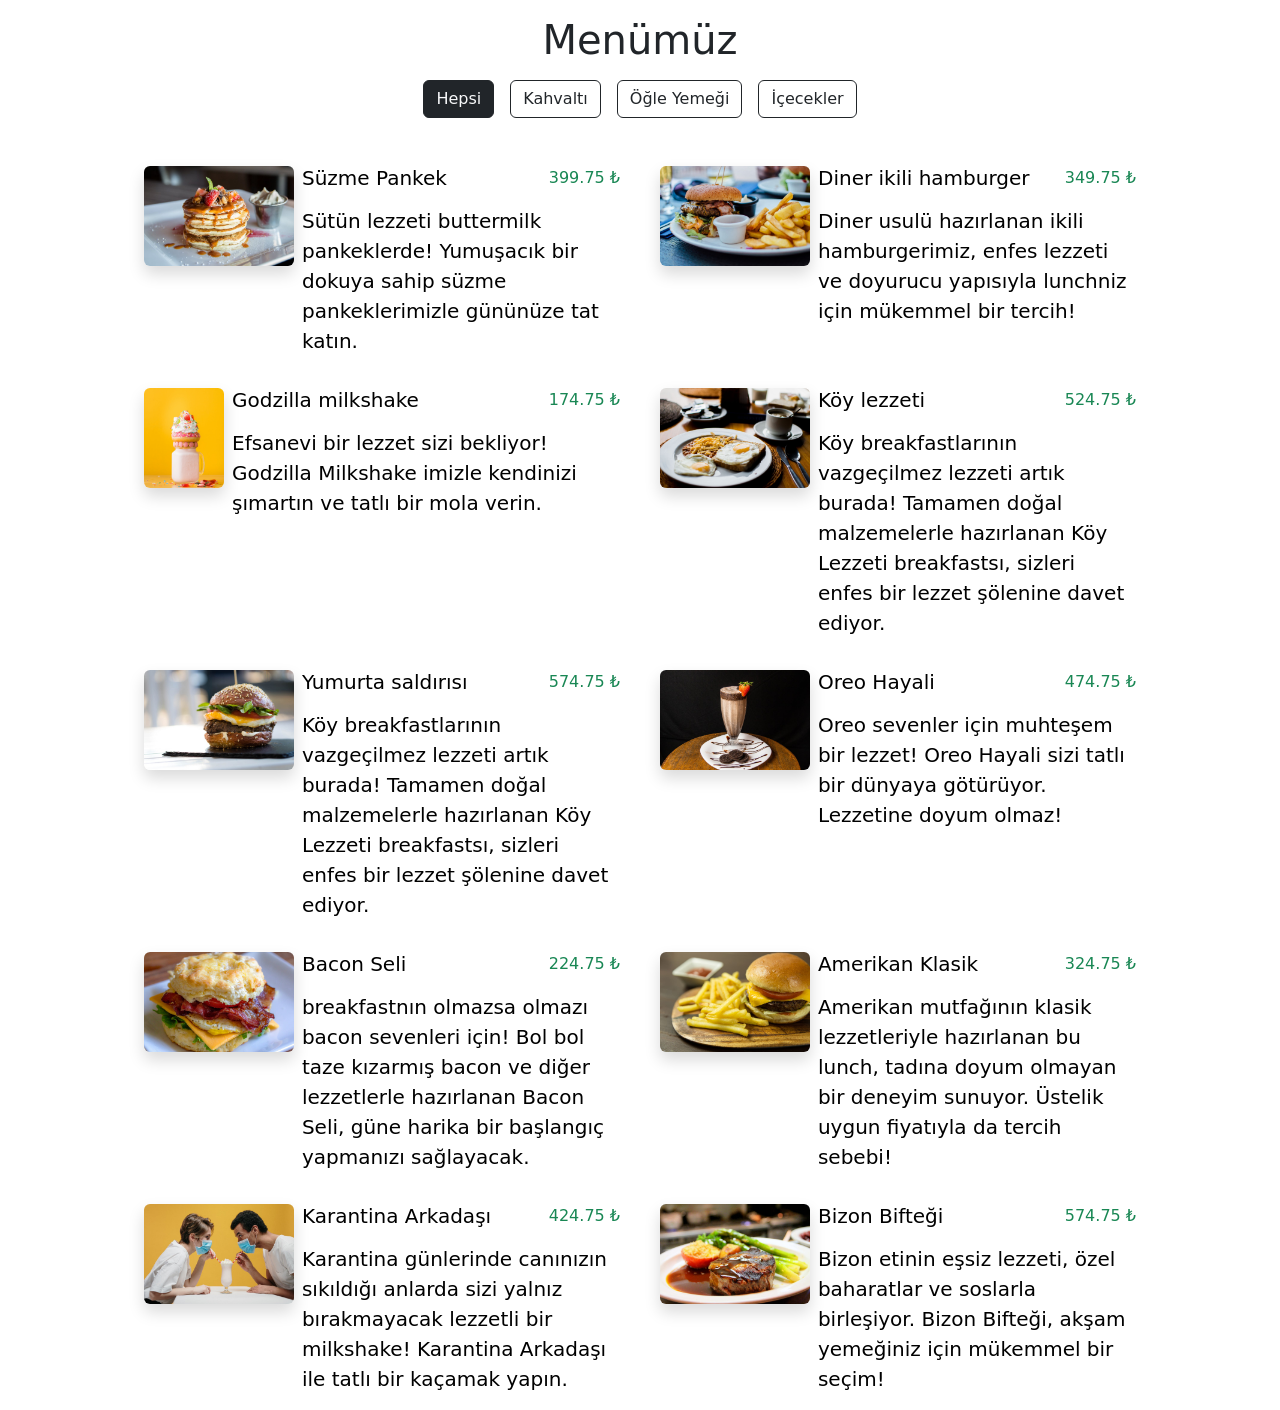
<file: index.html>
<!DOCTYPE html>
<html lang="en">
  <head>
    <meta charset="UTF-8" />
    <meta name="viewport" content="width=device-width, initial-scale=1.0" />
    <title>Document</title>
    <!-- css -->
    <link rel="stylesheet" href="style.css" />

    <!-- bs-css -->
    <link
      href="https://cdn.jsdelivr.net/npm/bootstrap@5.3.3/dist/css/bootstrap.min.css"
      rel="stylesheet"
      integrity="sha384-QWTKZyjpPEjISv5WaRU9OFeRpok6YctnYmDr5pNlyT2bRjXh0JMhjY6hW+ALEwIH"
      crossorigin="anonymous"
    />
  </head>
  <body>
    <!-- top-area -->
    <h1 class="text-center mt-3">Menümüz</h1>
    <!-- buttons -->
    <div
      class="d-flex justify-content-center gap-3 mt-3 align-items-center"
      id="buttons-area"
    ></div>

    <!-- menu-area -->
    <div class="row justify-content-center gap-3 mt-5" id="menu-area">
      <a
        href="productDetail.html?id=2"
        class="text-decoration-none text-black d-flex flex-column flex-md-row gap-2"
        id="card"
      >
        <img src="./images/item-2.jpeg" class="rounded shadow" />
        <div>
          <div class="d-flex justify-content-between">
            <h5>Diner ikili hamburger</h5>
            <p class="text-success">209.85 ₺</p>
          </div>
          <p class="lead">
            Diner usulü hazırlanan ikili hamburgerimiz, enfes lezzeti ve
            doyurucu yapısıyla lunchniz için mükemmel bir tercih!
          </p>
        </div>
      </a>
      <a
        href="productDetail.html?id=2"
        class="text-decoration-none text-black d-flex flex-column flex-md-row gap-2"
        id="card"
      >
        <img src="./images/item-2.jpeg" class="rounded shadow" />
        <div>
          <div>
            <h5>Diner ikili hamburger</h5>
            <p>209.85 ₺</p>
          </div>
          <p>
            Diner usulü hazırlanan ikili hamburgerimiz, enfes lezzeti ve
            doyurucu yapısıyla lunchniz için mükemmel bir tercih!
          </p>
        </div>
      </a>
      <a
        href="productDetail.html?id=2"
        class="text-decoration-none text-black d-flex flex-column flex-md-row gap-2"
        id="card"
      >
        <img src="./images/item-2.jpeg" class="rounded shadow" />
        <div>
          <div>
            <h5>Diner ikili hamburger</h5>
            <p>209.85 ₺</p>
          </div>
          <p>
            Diner usulü hazırlanan ikili hamburgerimiz, enfes lezzeti ve
            doyurucu yapısıyla lunchniz için mükemmel bir tercih!
          </p>
        </div>
      </a>

      <a
        href="productDetail.html?id=2"
        class="text-decoration-none text-black d-flex flex-column flex-md-row gap-2"
        id="card"
      >
        <img src="./images/item-2.jpeg" class="rounded shadow" />
        <div>
          <div>
            <h5>Diner ikili hamburger</h5>
            <p>209.85 ₺</p>
          </div>
          <p>
            Diner usulü hazırlanan ikili hamburgerimiz, enfes lezzeti ve
            doyurucu yapısıyla lunchniz için mükemmel bir tercih!
          </p>
        </div>
      </a>
      <a
        href="productDetail.html?id=2"
        class="text-decoration-none text-black d-flex flex-column flex-md-row gap-2"
        id="card"
      >
        <img src="./images/item-2.jpeg" class="rounded shadow" />
        <div>
          <div>
            <h5>Diner ikili hamburger</h5>
            <p>209.85 ₺</p>
          </div>
          <p>
            Diner usulü hazırlanan ikili hamburgerimiz, enfes lezzeti ve
            doyurucu yapısıyla lunchniz için mükemmel bir tercih!
          </p>
        </div>
      </a>
    </div>

    <script src="main.js" type="module"></script>
    <!-- bs-js -->
    <script
      src="https://cdn.jsdelivr.net/npm/bootstrap@5.3.3/dist/js/bootstrap.bundle.min.js"
      integrity="sha384-YvpcrYf0tY3lHB60NNkmXc5s9fDVZLESaAA55NDzOxhy9GkcIdslK1eN7N6jIeHz"
      crossorigin="anonymous"
    ></script>
  </body>
</html>
</file>
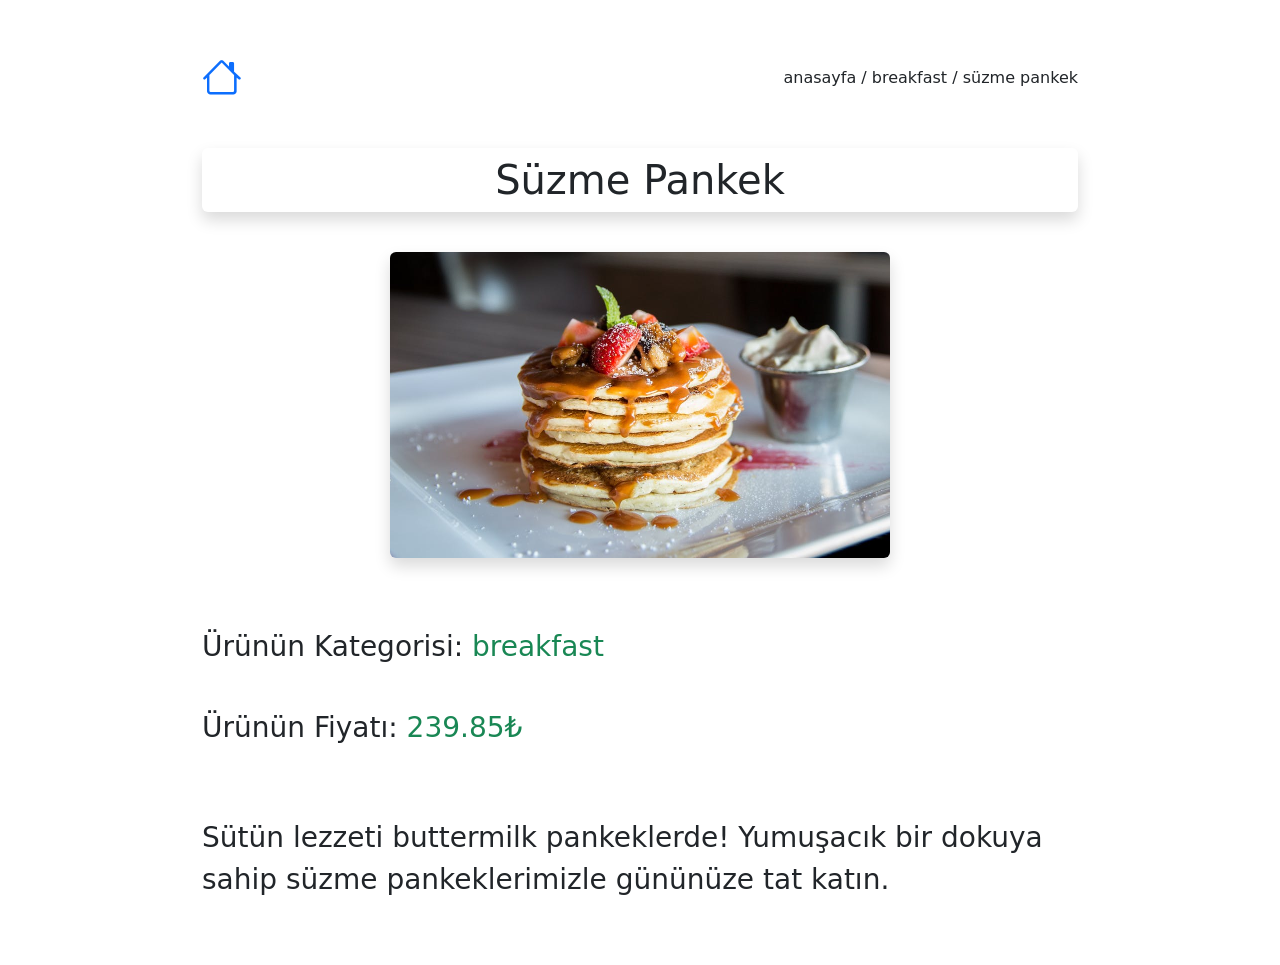
<file: productDetail.html>
<!DOCTYPE html>
<html lang="en">
  <head>
    <meta charset="UTF-8" />
    <meta name="viewport" content="width=device-width, initial-scale=1.0" />
    <title>Document</title>
    <!-- css -->
    <link rel="stylesheet" href="style.css" />

    <!-- bs-css -->
    <link
      href="https://cdn.jsdelivr.net/npm/bootstrap@5.3.3/dist/css/bootstrap.min.css"
      rel="stylesheet"
      integrity="sha384-QWTKZyjpPEjISv5WaRU9OFeRpok6YctnYmDr5pNlyT2bRjXh0JMhjY6hW+ALEwIH"
      crossorigin="anonymous"
    />
    <!-- bs icon -->
    <link
      rel="stylesheet"
      href="https://cdn.jsdelivr.net/npm/bootstrap-icons@1.11.3/font/bootstrap-icons.min.css"
    />
  </head>
  <body>
    <div
      style="max-width: 900px"
      id="outlet"
      class="container my-5 d-flex flex-column gap-4"
    >
      <div class="d-flex justify-content-between align-items-center">
        <a href="/"><i class="bi bi-house fs-1"></i> </a>
        <div>anasayfa / breakfast / süzme pankek</div>
      </div>
      <h1 class="text-center my-3 shadow p-2 rounded">Süzme Pankek</h1>
      <div class="d-flex align-items-center justify-content-center">
        <img
          src="./images/item-1.jpeg"
          style="max-width: 500px"
          class="img-fluid shadow rounded"
        />
      </div>
      <div>
        <h3 class="my-5">
          Ürünün Kategorisi: <span class="text-success">breakfast</span>
        </h3>
        <h3 class="my-5">
          Ürünün Fiyatı: <span class="text-success">239.85₺</span>
        </h3>
      </div>
      <p class="lead fs-3">
        Sütün lezzeti buttermilk pankeklerde! Yumuşacık bir dokuya sahip süzme
        pankeklerimizle gününüze tat katın.
      </p>
    </div>
    <script src="./js/details.js" type="module"></script>
  </body>
</html>
</file>
<file: style.css>
* {
    margin: 0;
    padding: 0;
    box-sizing: border-box;
  }
  #card {
    max-width: 500px;
  }
  #card img {
    width: 150px;
    height: 100px;
  }
  @media (max-width: 760px) {
    #card {
      max-width: 400px;
    }
    #card img {
      width: 100%;
      height: 240px;
    }
  }
</file>
